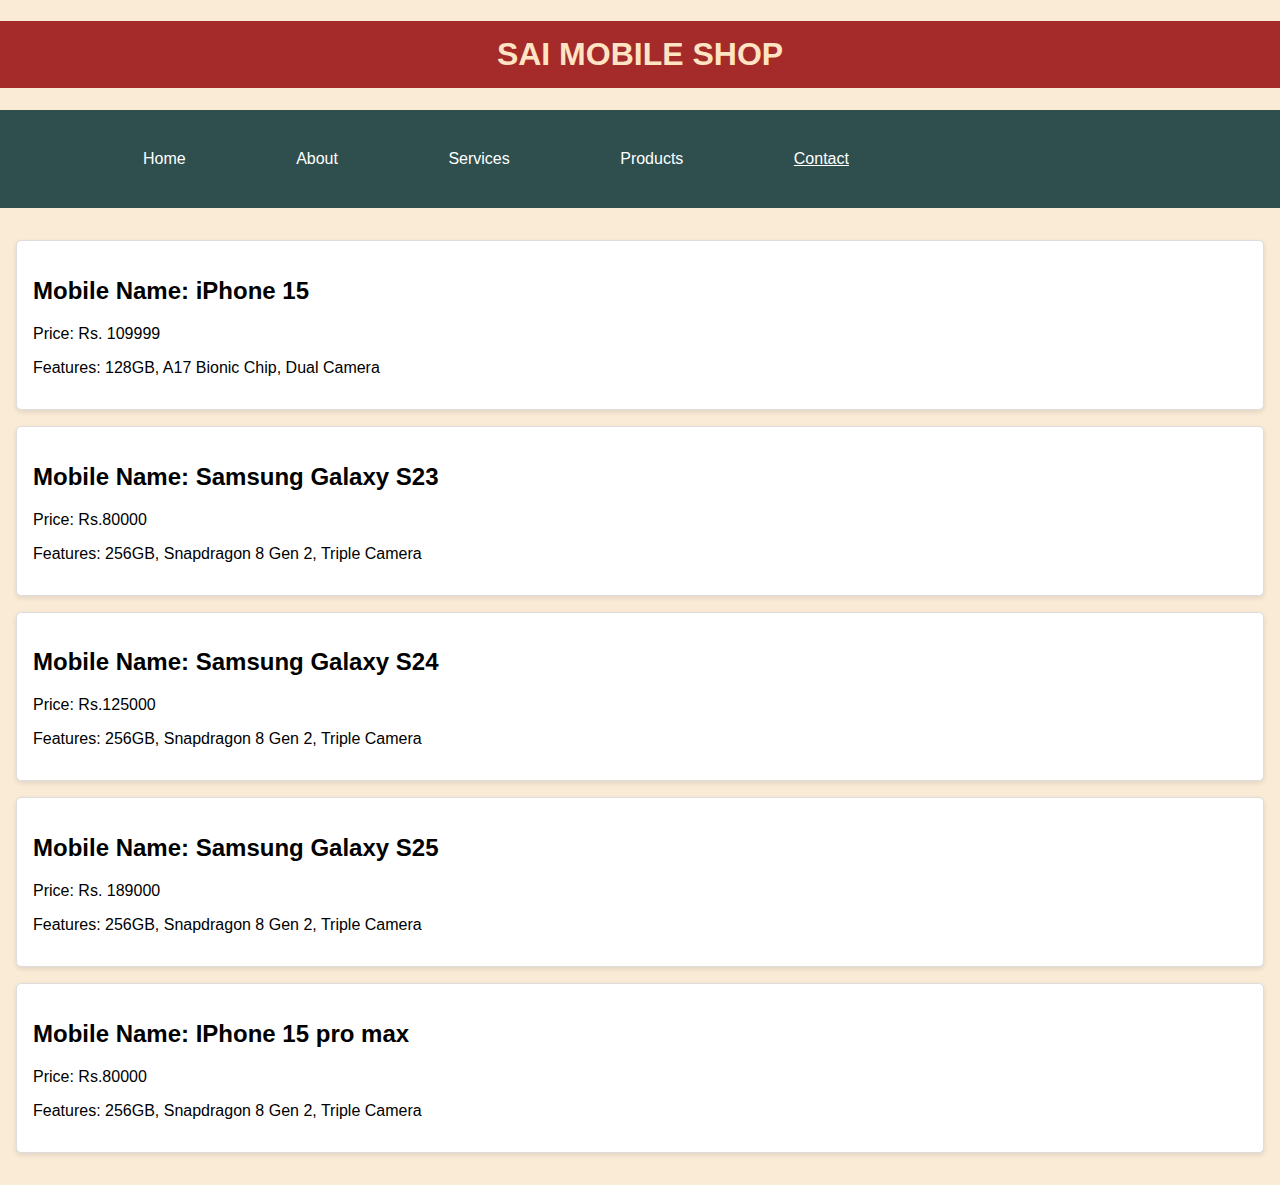
<file: WT/Assignment1/ex1/index.html>
<!DOCTYPE html>
<html lang="en">
<head>
    <meta charset="UTF-8">
    <meta name="viewport" content="width=device-width, initial-scale=1.0">
    <title>Sainath Mobile Shop</title>
    <link href="style.css" rel="stylesheet">
</head>
<body style="background-color:antiquewhite;">
    <h1 >SAI MOBILE SHOP</h1>
    <nav>
        
        <div class="collapse navbar-collapse" id="navbarCollapse">
            <div class="navbar">
                <a class="nav-item">Home</a>
                <a class="nav-item">About</a>
                <a class="nav-item">Services</a>
                <a class="nav-item">Products</a>
                <a href="C:\Users\swaru\Desktop\WT\Assingment1\ex1\contact.html" class="nav-item">Contact</a>
            </div>
        </div>
    </nav>
    
    <main>
        <div class="mobile-card">
            <h2>Mobile Name: iPhone 15</h2>
            <p>Price: Rs. 109999</p>
            <p>Features: 128GB, A17 Bionic Chip, Dual Camera</p>
        </div>
        <div class="mobile-card">
            <h2>Mobile Name: Samsung Galaxy S23</h2>
            <p>Price: Rs.80000</p>
            <p>Features: 256GB, Snapdragon 8 Gen 2, Triple Camera</p>
        </div>
        <div class="mobile-card">
            <h2>Mobile Name: Samsung Galaxy S24</h2>
            <p>Price: Rs.125000</p>
            <p>Features: 256GB, Snapdragon 8 Gen 2, Triple Camera</p>
        </div>
        <div class="mobile-card">
            <h2>Mobile Name: Samsung Galaxy S25</h2>
            <p>Price: Rs. 189000</p>
            <p>Features: 256GB, Snapdragon 8 Gen 2, Triple Camera</p>
        </div>
        <div class="mobile-card">
            <h2>Mobile Name: IPhone 15 pro max</h2>
            <p>Price: Rs.80000</p>
            <p>Features: 256GB, Snapdragon 8 Gen 2, Triple Camera</p>
        </div>
    </main>
    
</body>
</html>
</file>
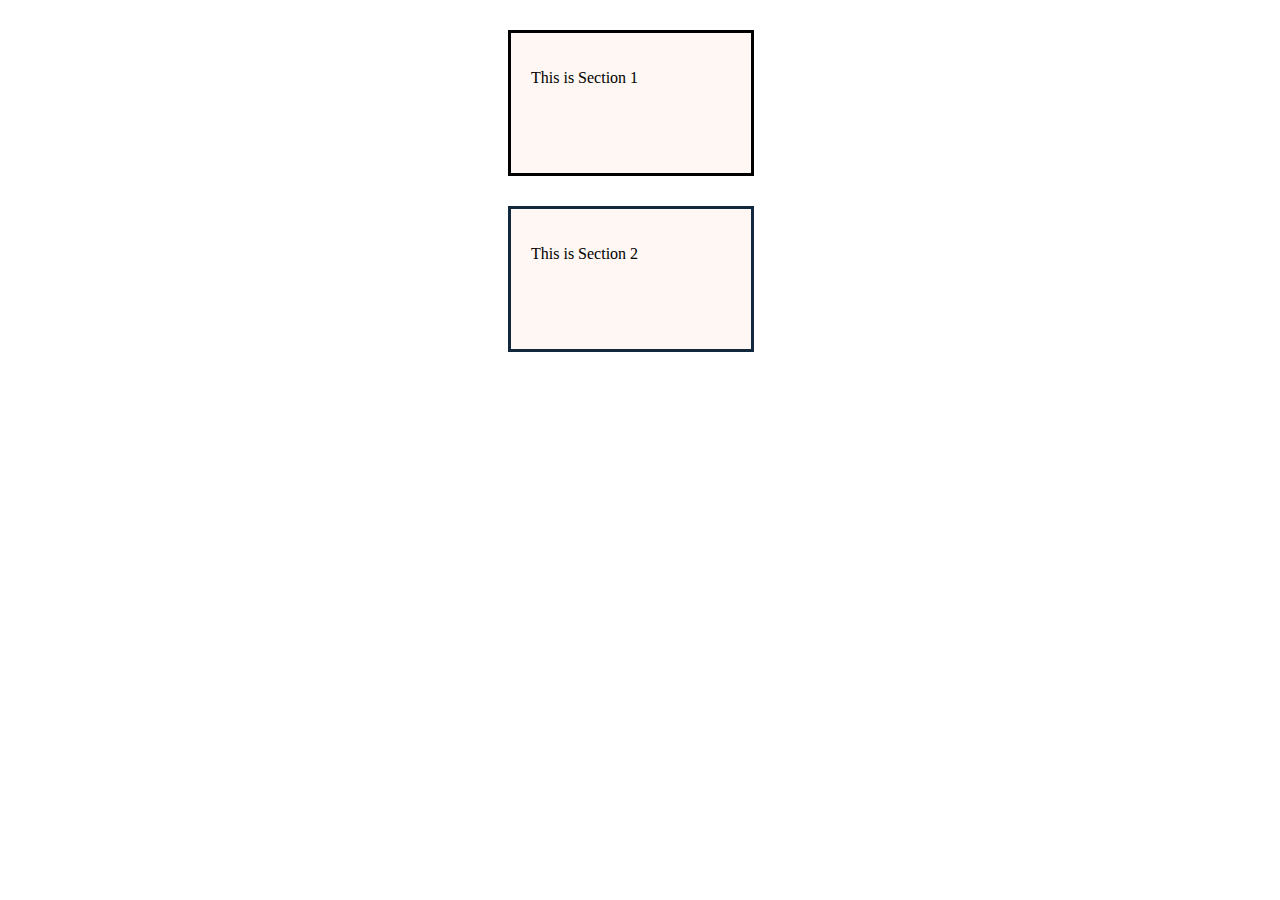
<file: WT/Assignment2/home.html>
<!DOCTYPE html>
<html lang="en">
<head>
    <meta charset="UTF-8">
    <meta name="viewport" content="width=device-width, initial-scale=1.0">
    <title>Document</title>
    <link rel="stylesheet" href="style.css">
</head>
<body>
    <section id="sec1">
        <p>
            This is Section 1
        </p>

    </section>

    <section id="sec2">
        <p>
            This is Section 2
        </p>
    </section>
</body>
</html>
</file>
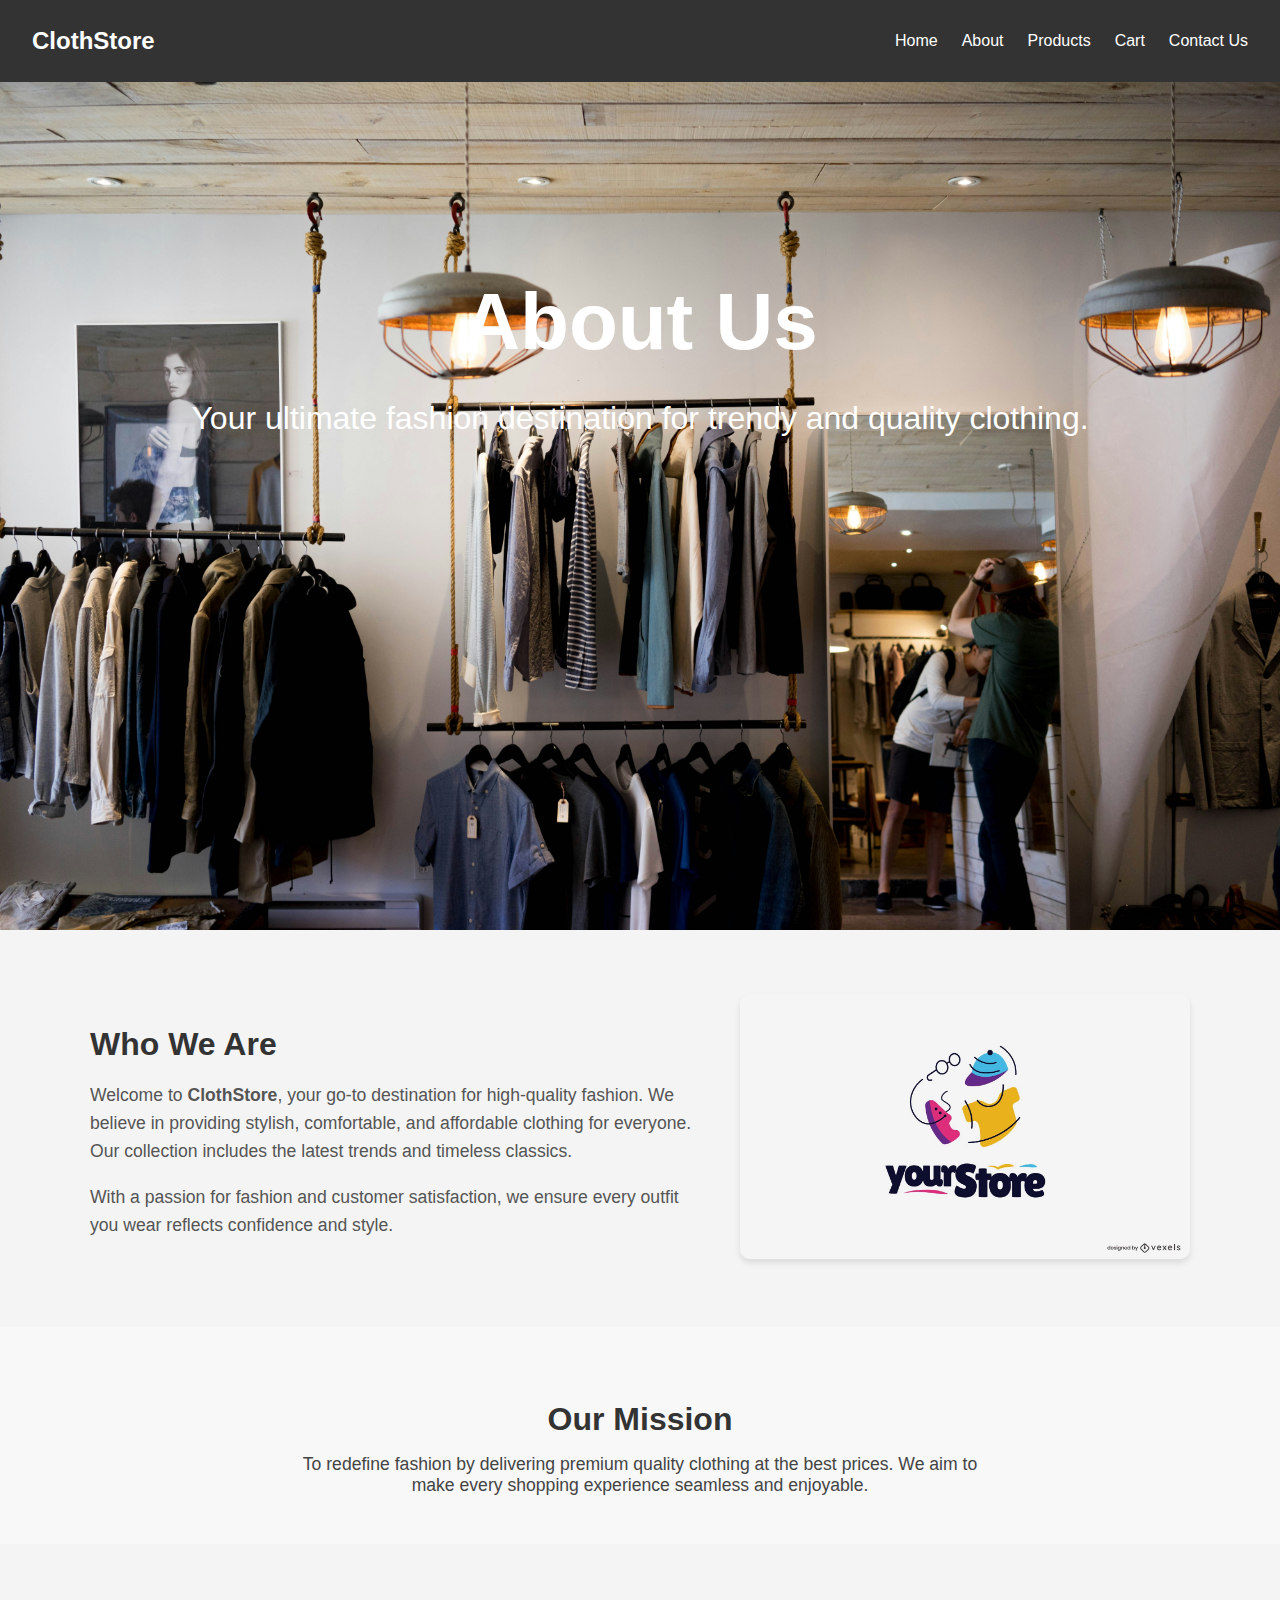
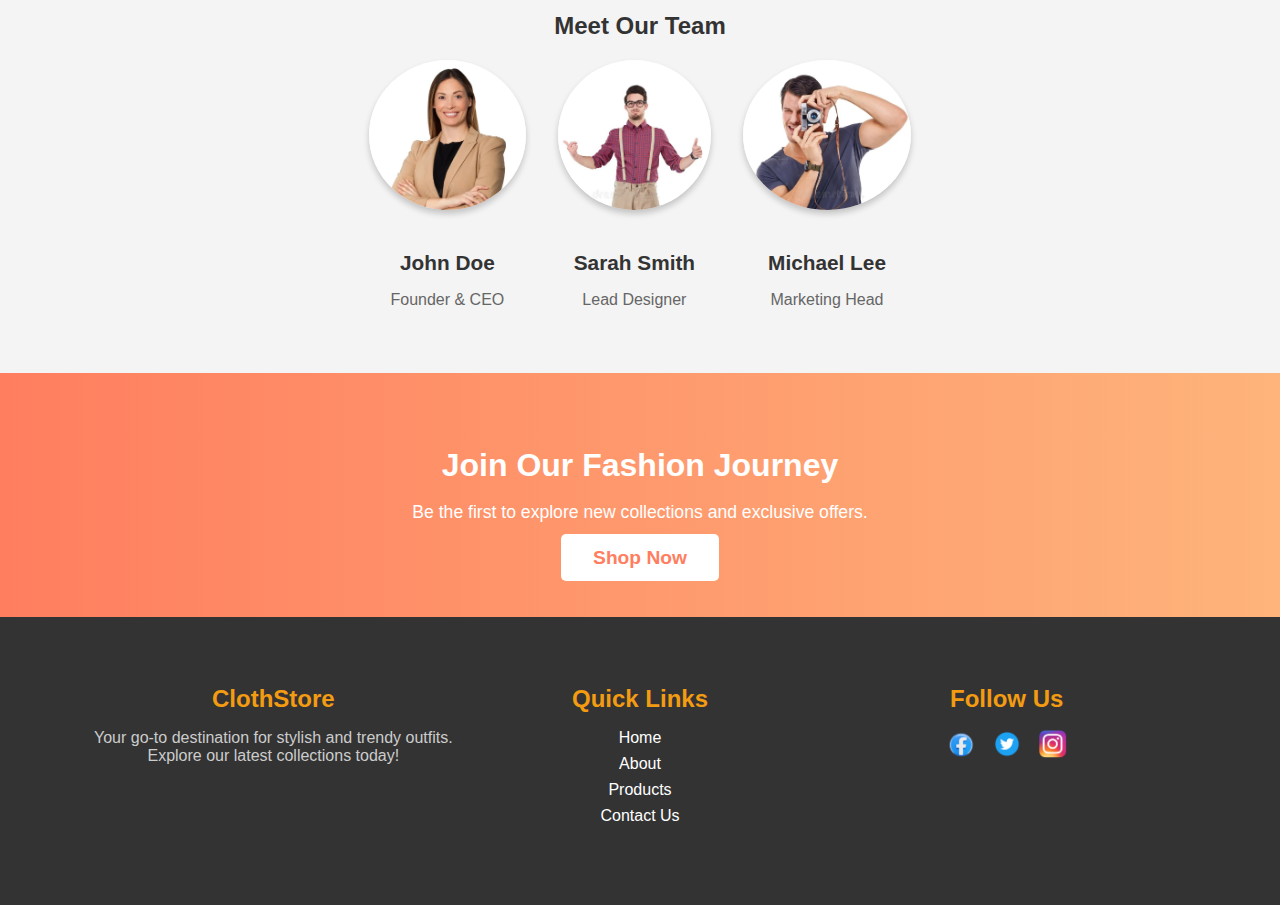
<file: WT/Assignment1/Cloths center/about.html>
<!DOCTYPE html>
<html lang="en">
<head>
    <meta charset="UTF-8">
    <meta name="viewport" content="width=device-width, initial-scale=1.0">
    <title>About Us - Cloth Store</title>
    <link rel="stylesheet" href="style.css">
</head>
<body>
    <nav class="navbar">
        <div class="logo">ClothStore</div>
        <ul class="nav-links">
            <li><a href="index.html">Home</a></li>
            <li><a href="about.html">About</a></li>
            <li><a href="products.html">Products</a></li>
            <li><a href="cart.html">Cart</a></li>
            <li><a href="contact.html">Contact Us</a></li>
        </ul>
    </nav>

    <header class="about-header">
        <h1>About Us</h1>
        <p>Your ultimate fashion destination for trendy and quality clothing.</p>
    </header>

    <section class="about-content">
        <div class="about-text">
            <h2>Who We Are</h2>
            <p>Welcome to <strong>ClothStore</strong>, your go-to destination for high-quality fashion. We believe in providing stylish, comfortable, and affordable clothing for everyone. Our collection includes the latest trends and timeless classics.</p>
            <p>With a passion for fashion and customer satisfaction, we ensure every outfit you wear reflects confidence and style.</p>
        </div>
        <div class="about-image">
            <img src="img/logo.webp" alt="Fashion Store">
        </div>
    </section>

    <section class="mission">
        <h2>Our Mission</h2>
        <p>To redefine fashion by delivering premium quality clothing at the best prices. We aim to make every shopping experience seamless and enjoyable.</p>
    </section>

    <section class="team">
        <h2>Meet Our Team</h2>
        <div class="team-container">
            <div class="team-member">
                <img src="img/FC.jpg" alt="Founder">
                <h3>John Doe</h3>
                <p>Founder & CEO</p>
            </div>
            <div class="team-member">
                <img src="img/LD.jpg" alt="Designer">
                <h3>Sarah Smith</h3>
                <p>Lead Designer</p>
            </div>
            <div class="team-member">
                <img src="img/MH.jpg" alt="Marketing Head">
                <h3>Michael Lee</h3>
                <p>Marketing Head</p>
            </div>
        </div>
    </section>

    <section class="cta">
        <h2>Join Our Fashion Journey</h2>
        <p>Be the first to explore new collections and exclusive offers.</p>
        <a href="products.html" class="btn">Shop Now</a>
    </section>

    <!-- <div id="footer-placeholder"></div>
    <script>
        fetch("footer.html")
            .then(response => response.text())
            .then(data => document.getElementById("footer-placeholder").innerHTML = data);
    </script> -->
    <!-- footer.html -->
    <footer class="footer">
        <div class="footer-container">
            <div class="footer-section about">
                <h2>ClothStore</h2>
                <p>Your go-to destination for stylish and trendy outfits.
                    Explore our latest collections today!</p>
            </div>

            <div class="footer-section quick-links">
                <h2>Quick Links</h2>
                <ul>
                    <li><a href="index.html">Home</a></li>
                    <li><a href="about.html">About</a></li>
                    <li><a href="products.html">Products</a></li>
                    <li><a href="contact.html">Contact Us</a></li>
                </ul>
            </div>

            <div class="footer-section social">
                <h2>Follow Us</h2>
                <div class="social-icons">
                    <a href="#"><img src="img/facebook.png"
                            alt="Facebook"></a>
                    <a href="#"><img src="img/tweeter.png"
                            alt="Twitter"></a>
                    <a href="#"><img src="img/insta.png"
                            alt="Instagram"></a>
                </div>
            </div>
        </div>
    </footer>
</body>
</html>
</file>
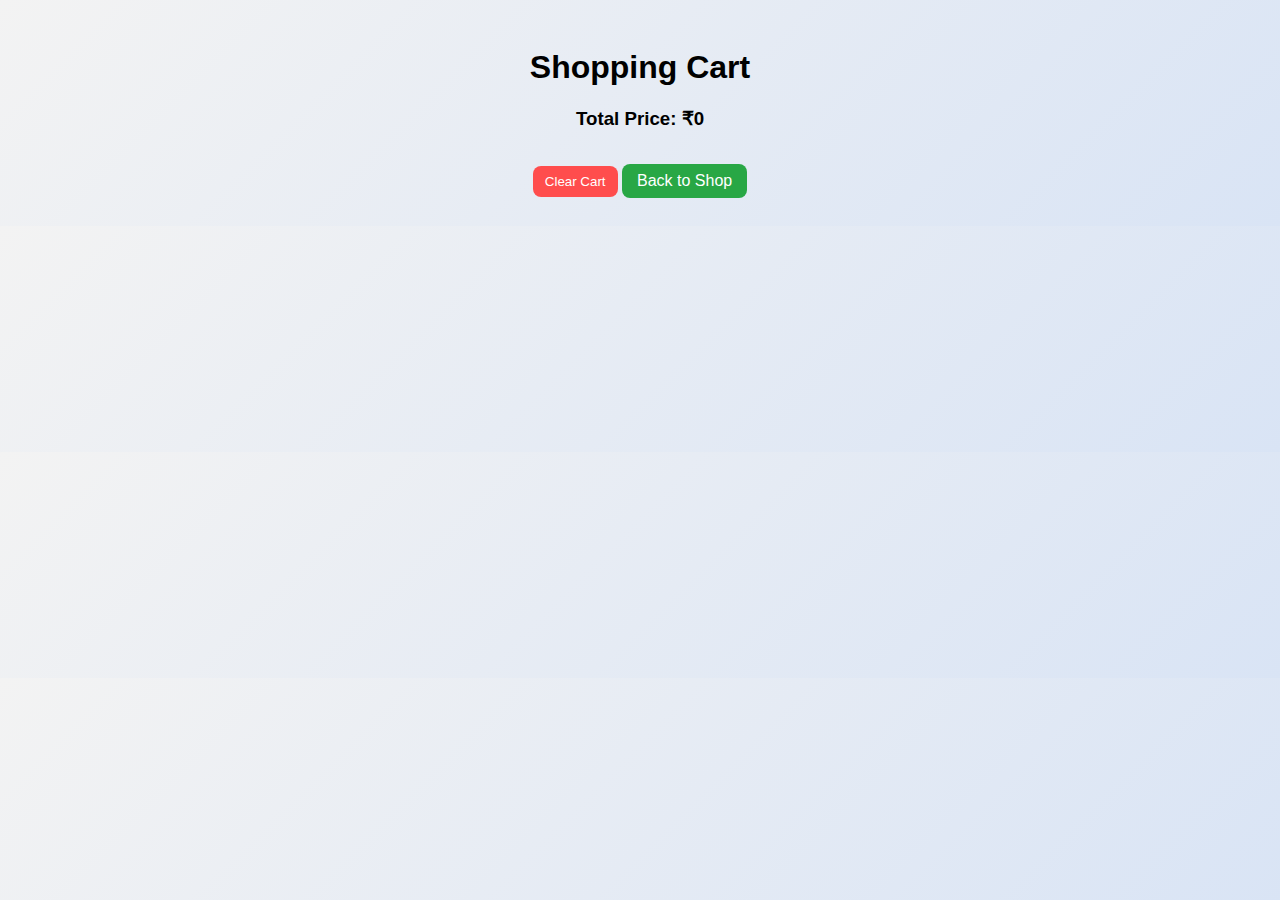
<file: WT/Assignment1/Cloths center/cart.html>
<!DOCTYPE html>
<html lang="en">
    <head>
        <meta charset="UTF-8">
        <meta name="viewport" content="width=device-width, initial-scale=1.0">
        <title>Shopping Cart</title>
        <style>
            /* General Styles */
/* General Styles */
body {
    font-family: Arial, sans-serif;
    background: linear-gradient(135deg, #f3f3f3, #d9e4f5);
    text-align: center;
    padding: 20px;
}

/* Product List */
#product-list {
    display: flex;
    justify-content: center;
    gap: 20px;
    flex-wrap: wrap;
}

/* Product Card */
.product, .cart-item {
    background: white;
    border-radius: 12px;
    box-shadow: 0px 4px 8px rgba(0, 0, 0, 0.2);
    padding: 15px;
    margin: 10px;
    width: 250px;
    text-align: center;
}

.product img, .cart-item img {
    width: 100%;
    height: 150px;
    border-radius: 8px;
}

/* Cart Item */
.cart-item {
    display: flex;
    align-items: center;
    justify-content: space-between;
    padding: 10px;
}

.cart-details {
    text-align: left;
    padding-left: 10px;
}

button {
    background: #ff4d4d;
    border: none;
    padding: 8px 12px;
    border-radius: 8px;
    color: white;
    cursor: pointer;
    transition: background 0.3s;
}

button:hover {
    background: #cc0000;
}

a {
    display: inline-block;
    margin-top: 15px;
    padding: 8px 15px;
    background: #28a745;
    color: white;
    text-decoration: none;
    border-radius: 8px;
    transition: background 0.3s;
}

a:hover {
    background: #218838;
}


        </style>
    </head>
    <body>

        <h1>Shopping Cart</h1>
        <div id="cart-items"></div>
        <h3>Total Price: ₹<span id="total-price">0</span></h3>
        <button onclick="clearCart()">Clear Cart</button>

        <a href="products.html">Back to Shop</a>

        <script>
            function displayCart() {
                let cart = JSON.parse(localStorage.getItem("cart")) || [];
                let cartItemsDiv = document.getElementById("cart-items");
                let totalPrice = 0;
        
                cartItemsDiv.innerHTML = "";
        
                cart.forEach((item, index) => {
                    cartItemsDiv.innerHTML += `
                        <div class="cart-item">
                            <img src="${item.image}" alt="${item.name}">
                            <div class="cart-details">
                                <p><strong>${item.name}</strong></p>
                                <p>₹${item.price}</p>
                                <button onclick="removeFromCart(${index})">Remove</button>
                            </div>
                        </div>
                    `;
                    totalPrice += item.price;
                });
        
                document.getElementById("total-price").innerText = totalPrice;
            }
        
            function removeFromCart(index) {
                let cart = JSON.parse(localStorage.getItem("cart")) || [];
                cart.splice(index, 1);
                localStorage.setItem("cart", JSON.stringify(cart));
                displayCart();
            }
        
            function clearCart() {
                localStorage.removeItem("cart");
                displayCart();
            }
        
            if (window.location.pathname.includes("cart.html")) {
                displayCart();
            }
        </script>

    </body>
</html>
</file>
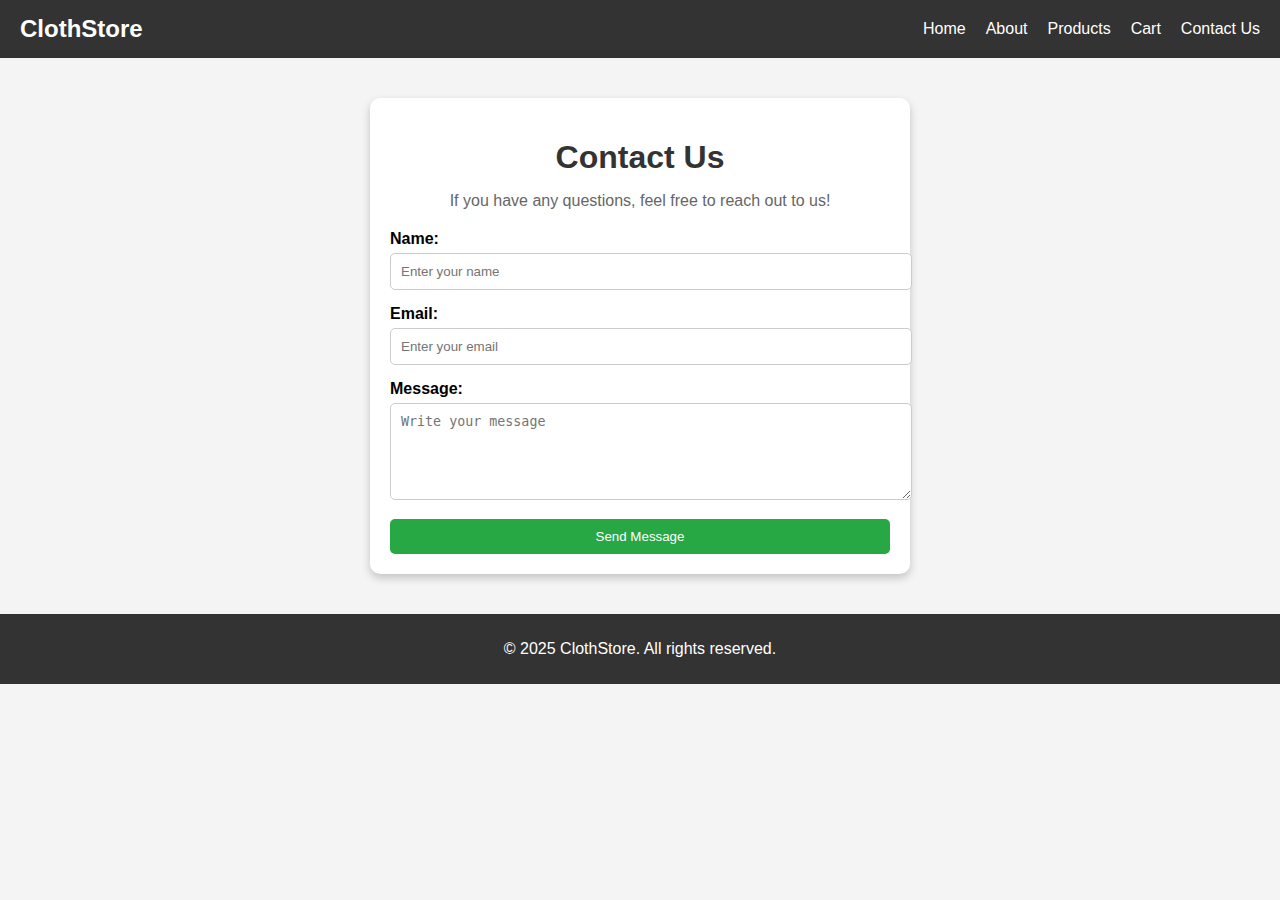
<file: WT/Assignment1/Cloths center/contact.html>
<!DOCTYPE html>
<html lang="en">
<head>
    <meta charset="UTF-8">
    <meta name="viewport" content="width=device-width, initial-scale=1.0">
    <title>Contact Us</title>
</head>
<body style="margin: 0; font-family: Arial, sans-serif; background: #f4f4f4; text-align: center;">

    <!-- Navbar -->
    <nav style="display: flex; justify-content: space-between; align-items: center; padding: 15px 20px; background: #333; color: white;">
        <div style="font-size: 24px; font-weight: bold;">ClothStore</div>
        <ul style="list-style: none; display: flex; gap: 20px; padding: 0; margin: 0;">
            <li style="display: inline;"><a href="index.html" style="color: white; text-decoration: none;">Home</a></li>
            <li style="display: inline;"><a href="about.html" style="color: white; text-decoration: none;">About</a></li>
            <li style="display: inline;"><a href="products.html" style="color: white; text-decoration: none;">Products</a></li>
            <li style="display: inline;"><a href="cart.html" style="color: white; text-decoration: none;">Cart</a></li>
            <li style="display: inline;"><a href="contact.html" style="color: white; text-decoration: none;">Contact Us</a></li>
        </ul>
    </nav>

    <!-- Contact Form Section -->
    <section style="padding: 40px 20px;">
        <div style="max-width: 500px; margin: auto; background: white; padding: 20px; border-radius: 10px; box-shadow: 0px 4px 8px rgba(0, 0, 0, 0.2);">
            <h1 style="margin-bottom: 10px; color: #333;">Contact Us</h1>
            <p style="margin-bottom: 20px; color: #666;">If you have any questions, feel free to reach out to us!</p>
            <form>
                <div style="margin-bottom: 15px; text-align: left;">
                    <label for="name" style="font-weight: bold; display: block; margin-bottom: 5px;">Name:</label>
                    <input type="text" id="name" name="name" placeholder="Enter your name" required 
                           style="width: 100%; padding: 10px; border: 1px solid #ccc; border-radius: 5px;">
                </div>

                <div style="margin-bottom: 15px; text-align: left;">
                    <label for="email" style="font-weight: bold; display: block; margin-bottom: 5px;">Email:</label>
                    <input type="email" id="email" name="email" placeholder="Enter your email" required 
                           style="width: 100%; padding: 10px; border: 1px solid #ccc; border-radius: 5px;">
                </div>

                <div style="margin-bottom: 15px; text-align: left;">
                    <label for="message" style="font-weight: bold; display: block; margin-bottom: 5px;">Message:</label>
                    <textarea id="message" name="message" rows="5" placeholder="Write your message" required 
                              style="width: 100%; padding: 10px; border: 1px solid #ccc; border-radius: 5px;"></textarea>
                </div>

                <button type="submit" style="width: 100%; padding: 10px; background: #28a745; color: white; border: none; border-radius: 5px; cursor: pointer;">
                    Send Message
                </button>
            </form>
        </div>
    </section>

    <!-- Footer -->
    <footer style="background: #333; color: white; padding: 10px 0; position: relative; bottom: 0; width: 100%;">
        <p>&copy; 2025 ClothStore. All rights reserved.</p>
    </footer>

</body>
</html>
</file>
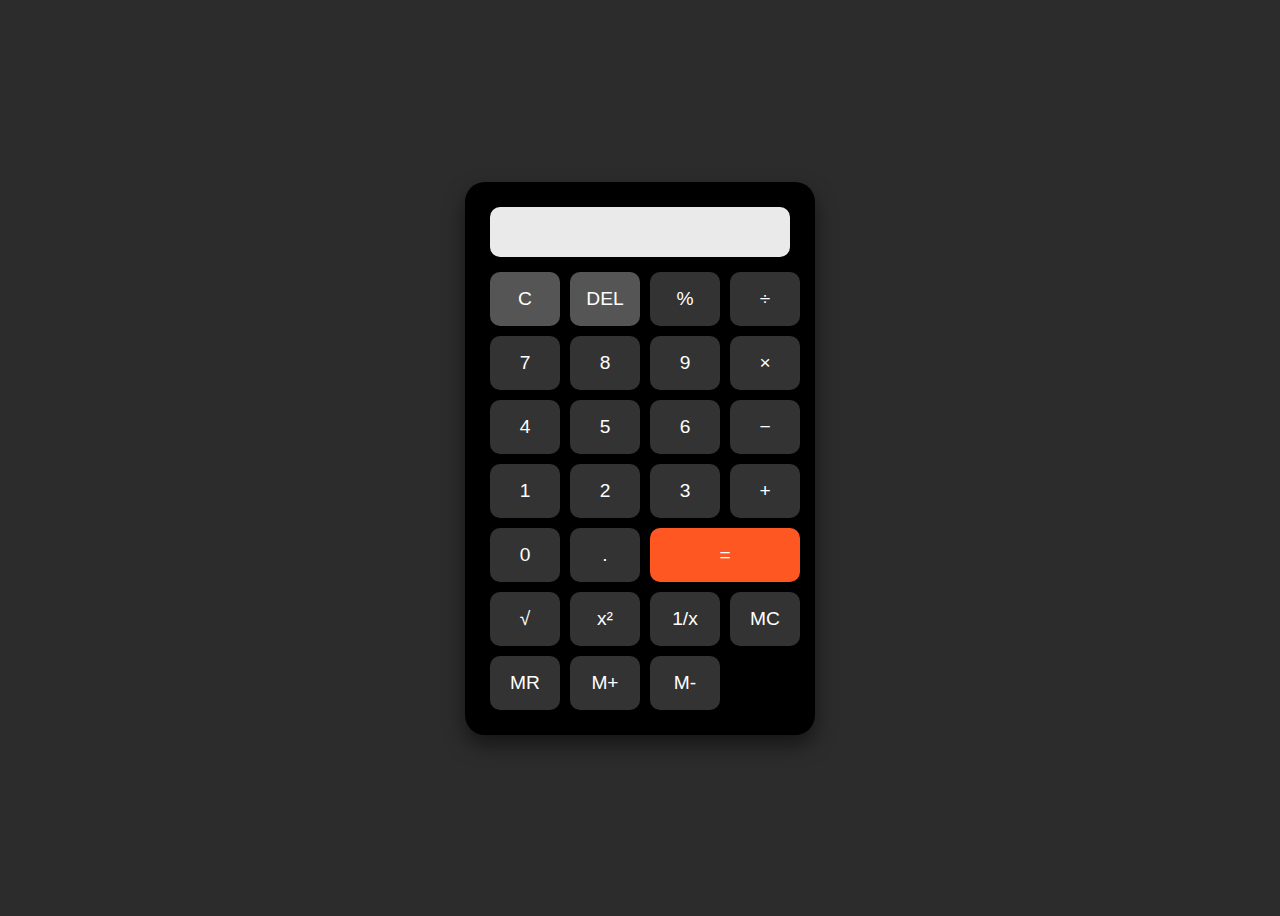
<file: WT/Assignment3/Task1/calculator.html>
<!DOCTYPE html>
<html lang="en">
<head>
    <meta charset="UTF-8">
    <meta name="viewport" content="width=device-width, initial-scale=1.0">
    <title>Advanced Calculator</title>
    <link rel="stylesheet" href="calculator.css">
</head>
<body>
    <div class="calculator">
        <input type="text" id="display" readonly>
        <div class="buttons">
            <button onclick="clearDisplay()" class="function">C</button>
            <button onclick="deleteLast()" class="function">DEL</button>
            <button onclick="appendValue('%')">%</button>
            <button onclick="appendValue('/')">÷</button>
            
            <button onclick="appendValue('7')">7</button>
            <button onclick="appendValue('8')">8</button>
            <button onclick="appendValue('9')">9</button>
            <button onclick="appendValue('*')">×</button>

            <button onclick="appendValue('4')">4</button>
            <button onclick="appendValue('5')">5</button>
            <button onclick="appendValue('6')">6</button>
            <button onclick="appendValue('-')">−</button>

            <button onclick="appendValue('1')">1</button>
            <button onclick="appendValue('2')">2</button>
            <button onclick="appendValue('3')">3</button>
            <button onclick="appendValue('+')">+</button>

            <button onclick="appendValue('0')">0</button>
            <button onclick="appendValue('.')">.</button>
            <button onclick="calculateResult()" class="equals">=</button>
            <button onclick="calculateSquareRoot()">√</button>
            
            <button onclick="calculateSquare()">x²</button>
            <button onclick="calculateReciprocal()">1/x</button>
            <button onclick="memoryClear()">MC</button>
            <button onclick="memoryRecall()">MR</button>
            <button onclick="memoryAdd()">M+</button>
            <button onclick="memorySubtract()">M-</button>
        </div>
    </div>
    <script src="calculator.js"></script>
</body>
</html>
</file>
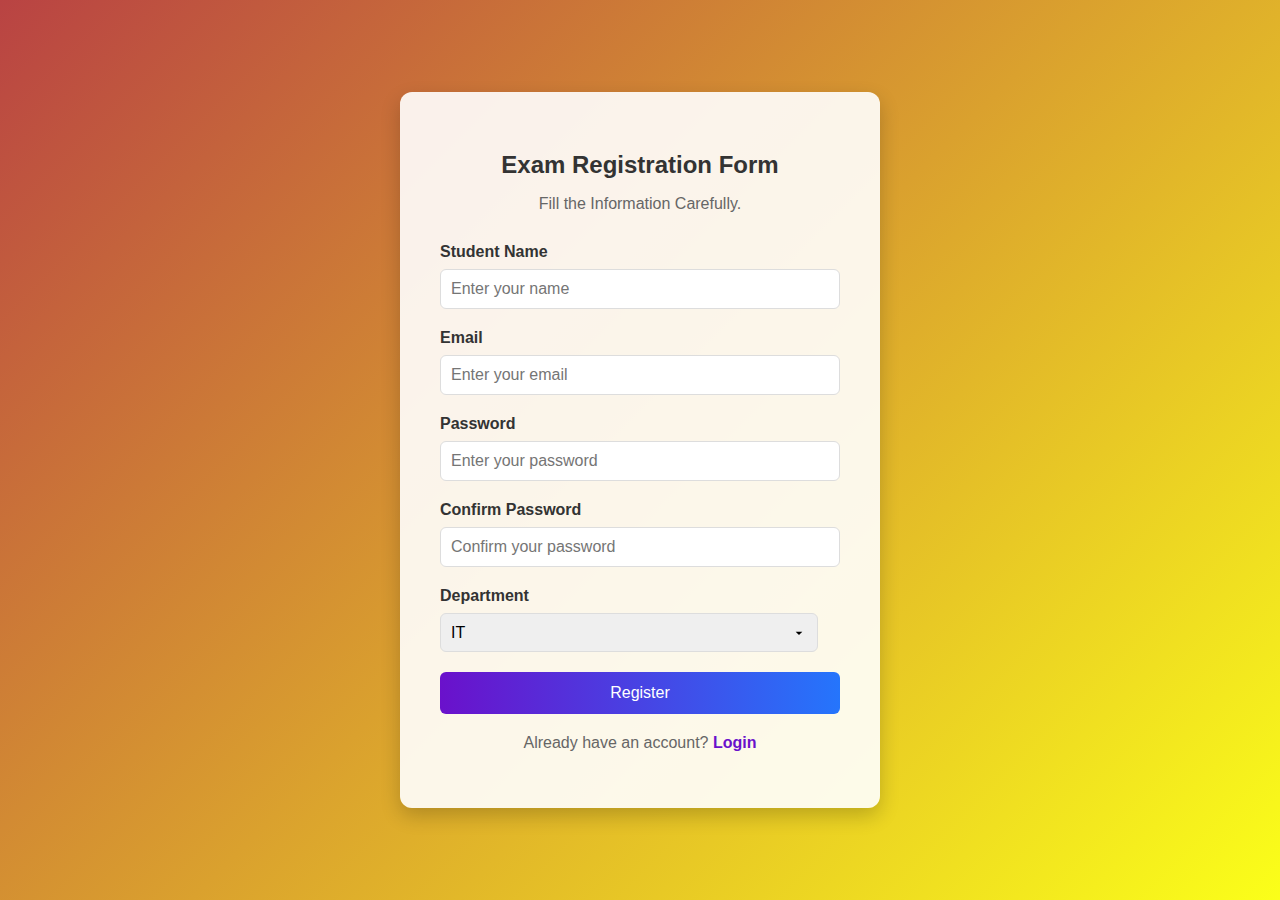
<file: WT/Assignment3/Task2/from.html>
<!DOCTYPE html>
<html lang="en">
<head>
    <meta charset="UTF-8">
    <meta name="viewport" content="width=device-width, initial-scale=1.0">
    <title>Unique Registration Form</title>
    <link rel="stylesheet" href="style.css">
    <script src="form.js"></script>
</head>
<body>
    <div class="registration-container">
        <div class="form-header">
            <h2>Exam Registration Form</h2>
            <p>Fill the Information Carefully.</p>
        </div>
        <form class="registration-form">
            <div class="form-group">
                <label for="username">Student Name</label>
                <input type="text" id="username" name="username" placeholder="Enter your name" required>
            </div>
            <div class="form-group">
                <label for="email">Email</label>
                <input type="email" id="email" name="email" placeholder="Enter your email" required>
            </div>
            <div class="form-group">
                <label for="password">Password</label>
                <input type="password" id="password" name="password" placeholder="Enter your password" required>
            </div>
            <div class="form-group">
                <label for="confirm-password">Confirm Password</label>
                <input type="password" id="confirm-password" name="confirm-password" placeholder="Confirm your password" required>
            </div>
            <div class="form-group">
              <label for="department">Department</label>
              <select id="department" name="department">
                <option value="it">IT</option>
                <option value="cs">CS</option>
                <option value="ece">ECE</option>
                <option value="other">Other</option>
              </select>
            </div>

            <button type="submit" class="register-button">Register</button>
        </form>
        <div class="form-footer">
            <p>Already have an account? <a href="#">Login</a></p>
        </div>
    </div>
</body>
</html>
</file>
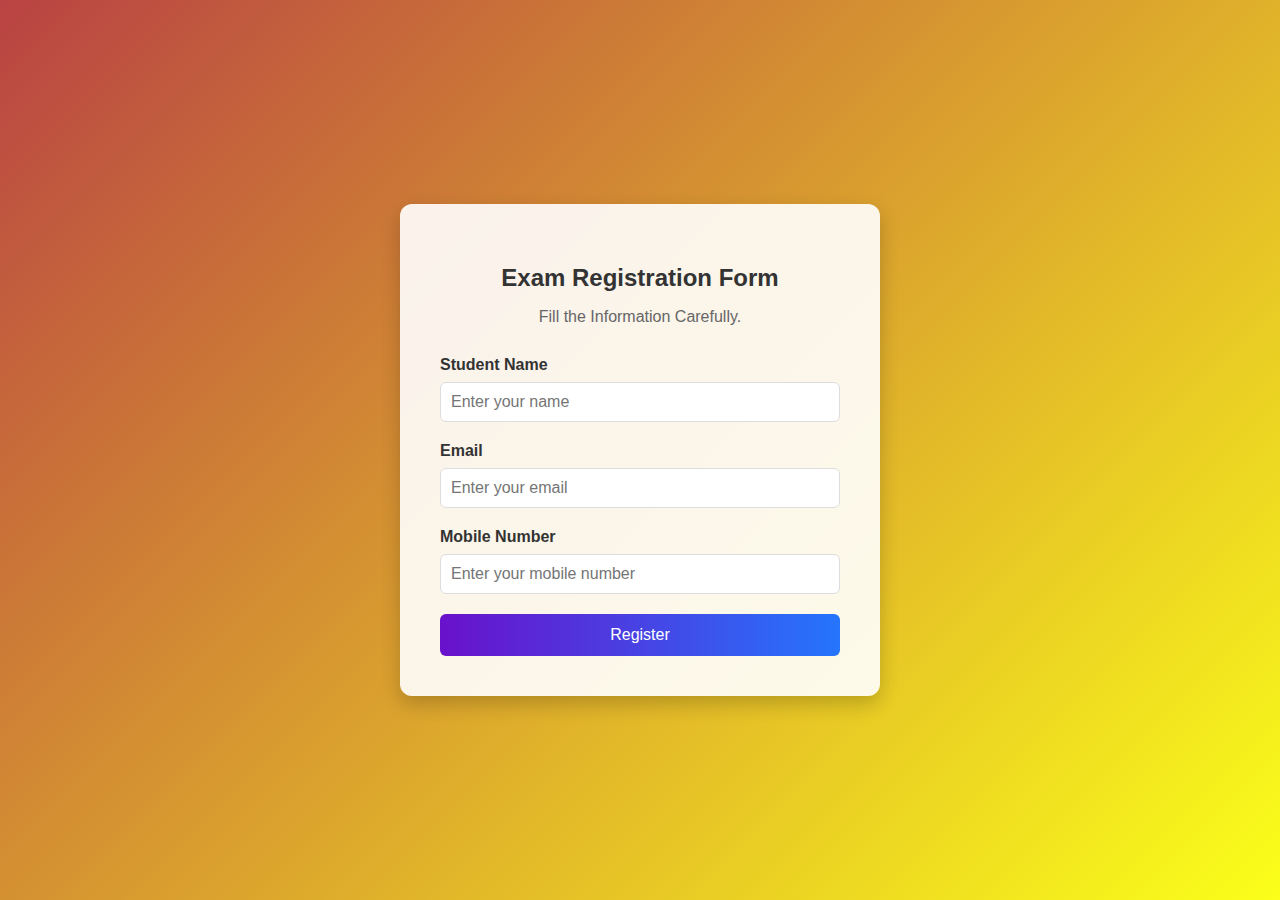
<file: WT/Assignment3/Task2/from1.html>
<!DOCTYPE html>
<html lang="en">
<head>
    <meta charset="UTF-8">
    <meta name="viewport" content="width=device-width, initial-scale=1.0">
    <title>Unique Registration Form</title>
    <link rel="stylesheet" href="style.css">
    <script src="form.js"></script>
</head>
<body>
    <div class="registration-container">
        <div class="form-header">
            <h2>Exam Registration Form</h2>
            <p>Fill the Information Carefully.</p>
        </div>
        <form class="registration-form" action="insert.php" method="POST">
            <div class="form-group">
                <label for="username">Student Name</label>
                <input type="text" id="username" name="username" placeholder="Enter your name" required>
            </div>
            <div class="form-group">
                <label for="email">Email</label>
                <input type="email" id="email" name="email" placeholder="Enter your email" required>
            </div>
            <div class="form-group">
                <label for="mobile">Mobile Number</label>
                <input type="tel" id="mobile" name="mobile" placeholder="Enter your mobile number" pattern="[0-9]{10}" maxlength="10" required>
                <span id="mobile-error" style="color: red;"></span>
            </div>
        
            <button type="submit" class="register-button">Register</button>
        </form>
        
    </div>
</body>
</html>
</file>
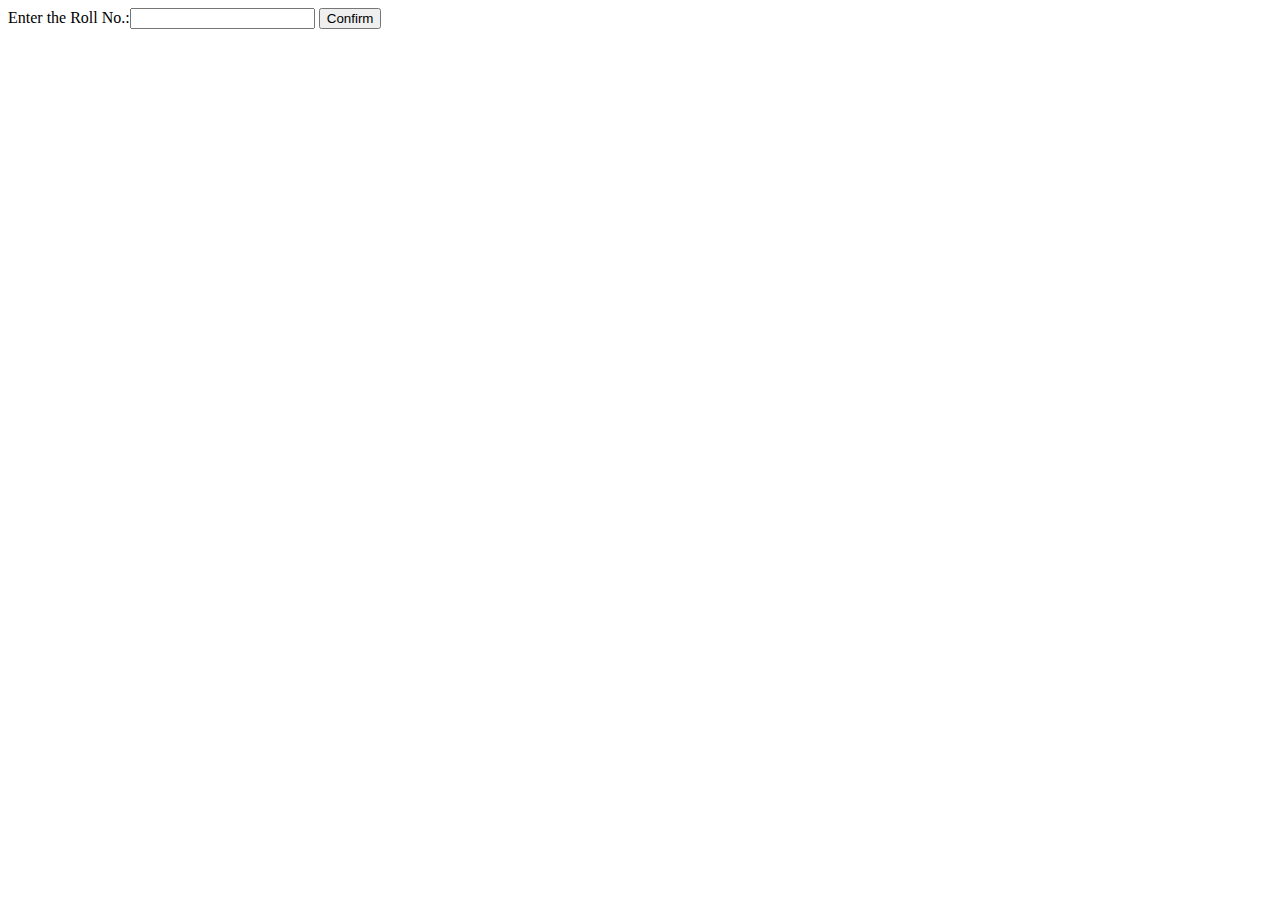
<file: WT/Assignment5/WT assignment_5/delete.html>
<html>
    <body>
        <form action="delete.php" method="post">
            Enter the Roll No.:<input type="text" name="t1" value=""/>
            <input type="submit" name="b1" value="Confirm"/>
        </form>
    </body>
    </html>
</file>
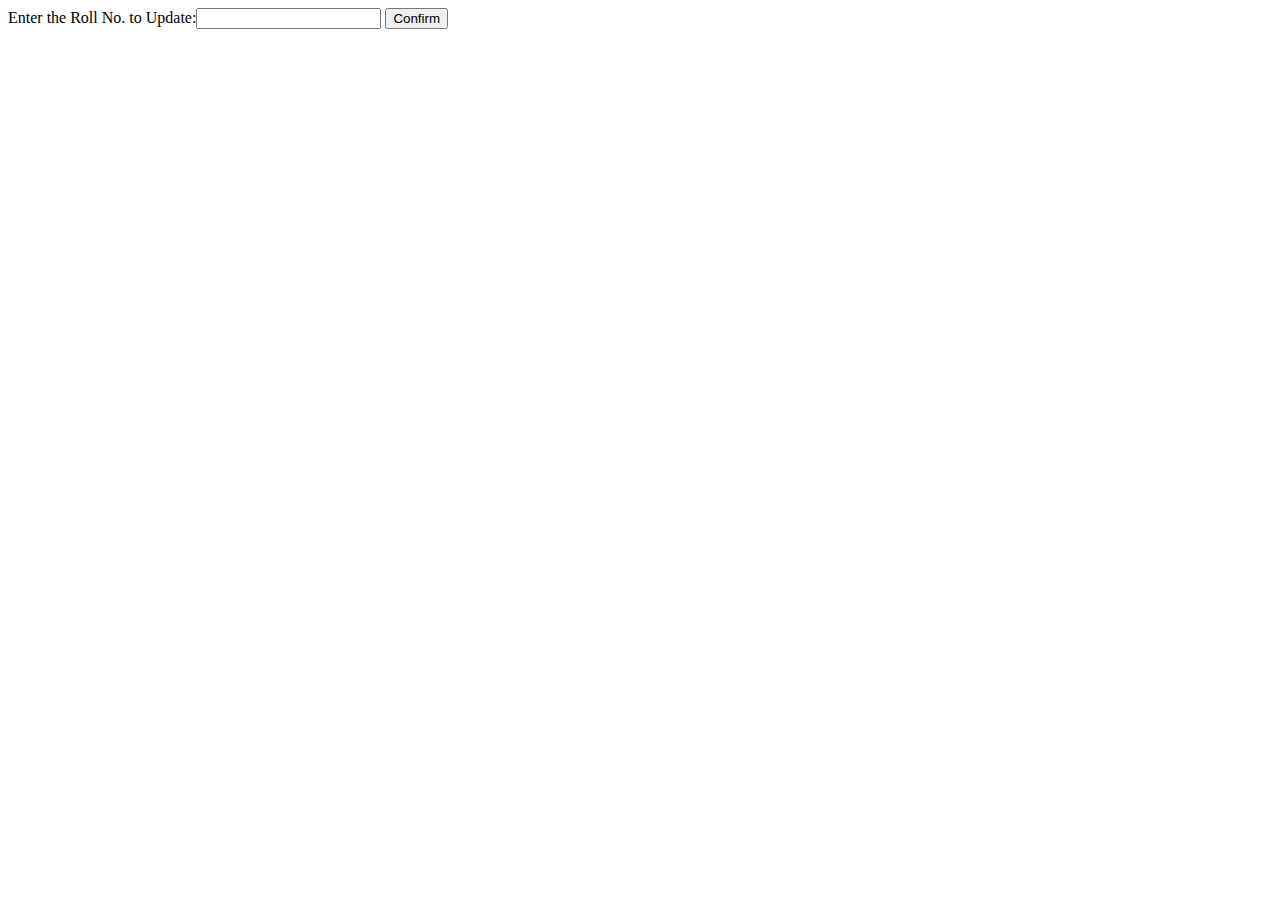
<file: WT/Assignment5/WT assignment_5/update.html>
<html>
    <body>
        <form action="update.php" method="post">
            Enter the Roll No. to Update:<input type="text" name="t1" value=""/>
            <input type="submit" name="b1" value="Confirm"/>
        </form>
    </body>
    </html>
</file>
<file: WT/Assignment1/ex1/style.css>
.navbar{
    padding: 40px;
    background-color:darkslategrey;
    align-items:center;
    position: relative;
    

}
nav a{
    color: white;
    padding: 3px;
    margin-left: 100px;
}

.nav_item{
    padding:  20px;
    margin-inline: 20px;
    color: white;
    
}

h1{
    text-align:center;
    color:bisque;
    background-color: brown;
    padding: 15px;
}


body {
    font-family: Arial, sans-serif;
    margin: 0;
    padding: 0;
    background-color: #f4f4f9;
}
header {
    background-color: #007bff;
    color: white;
    padding: 1rem;
    text-align: center;
}
main {
    padding: 1rem;
}
.mobile-card {
    border: 1px solid #ddd;
    border-radius: 5px;
    margin: 1rem 0;
    padding: 1rem;
    background-color: white;
    box-shadow: 0 2px 5px rgba(0, 0, 0, 0.1);
}

.form {
    width: 350px;
    margin:auto;
    background-color: #fff;
    padding: 20px;
    border-radius: 10px;
    box-shadow: 0  5px 10px red;
}

.form input, .form textarea {
    width: 95%;
    padding: 10px;
    margin: 10px 0;
    border-radius: 5px;
    border: 1px solid red;
    font-family: 'Franklin Gothic Medium', 'Arial Narrow', Arial, sans-serif;
}

.form button {
    background-color: rgb(250, 136, 61);
    color: white;
    border: none;
    padding: 10px 15px;
    border-radius: 5px;
    cursor: pointer;
    width: 99%;
}

.form button:hover {
    background-color: rgb(126, 42, 9);
}
</file>
<file: WT/Assignment2/style.css>
#sec1{
    height: 100px;
    width: 200px;
    padding: 20px;
    background-color: rgba(241, 107, 29, 0.055);
    margin: 30px;
    margin-left: 500px;
    border: solid;
}

#sec2{
    height: 100px;
    width: 200px;
    padding: 20px;
    background-color: rgba(241, 107, 29, 0.055);
    margin: 30px;
    margin-left: 500px;
    border: solid;
    border-color: rgb(18, 41, 61);
    box-shadow: 2 5 10 black;
}
</file>
<file: WT/Assignment1/Cloths center/style.css>
/* style.css */
body {
    margin: 0;
    font-family: Arial, sans-serif;
    background-color: #f4f4f4;
    color: #333;
}

.navbar {
    display: flex;
    justify-content: space-between;
    align-items: center;
    background-color: #333;
    padding: 1rem 2rem;
}

.navbar .logo {
    color: #fff;
    font-size: 1.5rem;
    font-weight: bold;
}

.navbar .nav-links {
    list-style: none;
    display: flex;
    gap: 1.5rem;
}

.navbar .nav-links li a {
    color: #fff;
    text-decoration: none;
    font-size: 1rem;
}

.navbar .nav-links li a:hover {
    color: #f39c12;
}

.hero {
    background: url('img/back4.jpg') no-repeat center center/cover;
    height: 100vh;
    display: flex;
    align-items: center;
    justify-content: center;
    text-align: center;
    /* color: #fff; */
    padding: 0 1rem;
}

.hero-content h1 {
    font-size: 5rem;
    margin-bottom: 1rem;
    color:white;
}

.hero-content p {
    font-size: 2rem;
    margin-bottom: 1.5rem;
    color: white;
}

.hero-content .btn {
    display: inline-block;
    background: #f39c12;
    color: #fff;
    padding: 0.75rem 1.5rem;
    text-decoration: none;
    border-radius: 0.5rem;
    font-size: 1rem;
}


.featured {
    padding: 2rem;
    text-align: center;
}

.featured h2 {
    text-align: center;
    font-size: 3rem;
    font-weight: bold;
    margin-bottom: 20px;
    color: inherit; /* Ensures text color matches the theme */
    background-color: var(--header-bg-color, #f4f4f4); /* Default background color with a theme variable fallback */
    padding: 10px 20px; /* Adds padding for better spacing */
    border-radius: 8px; /* Rounded corners */
}

.categories {
    display: flex;
    justify-content: center;
    gap: 2rem;
    flex-wrap: wrap;
}

.category {
    background: #fff;
    border-radius: 0.5rem;
    overflow: hidden;
    box-shadow: 0 4px 6px rgba(0, 0, 0, 0.1);
    text-align: center;
    max-width: 300px;
    flex: 1;
    margin: 0.5rem;
}

.category img {
    width: 100%;
    height: 300px;
    object-fit: cover;
}

.category h3 {
    margin: 1rem 0;
    font-size: 1.2rem;
    color: #333;
}


/* Footer Styling */
.footer {
    background: #333;
    color: #fff;
    padding: 2rem 0;
    text-align: center;
}

.footer-container {
    display: flex;
    justify-content: space-around;
    flex-wrap: wrap;
    max-width: 1100px;
    margin: auto;
    padding: 1rem;
}

.footer-section {
    flex: 1;
    min-width: 250px;
    margin-bottom: 1rem;
}

.footer-section h2 {
    font-size: 1.5rem;
    margin-bottom: 1rem;
    color: #f39c12;
}

.footer-section p, .footer-section ul {
    font-size: 1rem;
    color: #ccc;
}

.footer-section ul {
    list-style: none;
    padding: 0;
}

.footer-section ul li {
    margin: 0.5rem 0;
}

.footer-section ul li a {
    color: #fff;
    text-decoration: none;
    transition: color 0.3s ease;
}

.footer-section ul li a:hover {
    color: #f39c12;
}

/* Social Icons */
.social-icons {
    display: flex;
    justify-content: center;
    gap: 1rem;
    margin-top: 1rem;
}

.social-icons a img {
    width: 30px;
    height: 30px;
    transition: transform 0.3s ease;
}

.social-icons a img:hover {
    transform: scale(1.2);
}

/* Footer Bottom */
.footer-bottom {
    margin-top: 1rem;
    font-size: 0.9rem;
    border-top: 1px solid #444;
    padding-top: 1rem;
}

/* About Page Styling */
.about-header {
    text-align: center;
    background: url('img/back4.jpg') center/cover no-repeat;
    padding: 4rem 1rem;
    height: 80vh;
 
}

.about-header h1 {
    font-size: 5rem;
    margin-bottom: 0.5rem;
    color: white;
    margin-top: 130px;
}

.about-header p {
    font-size: 2rem;
    font-weight: 300;
    color: white;
}

/* About Content */
.about-content {
    display: flex;
    align-items: center;
    justify-content: space-between;
    max-width: 1100px;
    margin: 2rem auto;
    padding: 2rem;
}

.about-text {
    flex: 1;
    padding-right: 2rem;
}

.about-text h2 {
    font-size: 2rem;
    margin-bottom: 1rem;
}

.about-text p {
    font-size: 1.1rem;
    color: #555;
    line-height: 1.6;
}

.about-image img {
    width: 100%;
    max-width: 450px;
    border-radius: 10px;
    box-shadow: 0 4px 6px rgba(0, 0, 0, 0.1);
}

/* Mission Section */
.mission {
    text-align: center;
    background: #f8f8f8;
    padding: 3rem 1rem;
}

.mission h2 {
    font-size: 2rem;
    margin-bottom: 1rem;
}

.mission p {
    font-size: 1.1rem;
    color: #444;
    max-width: 700px;
    margin: 0 auto;
}

/* Team Section */
.team {
    text-align: center;
    padding: 3rem 1rem;
}

.team-container {
    display: flex;
    justify-content: center;
    gap: 2rem;
    flex-wrap: wrap;
}

.team-member {
    text-align: center;
    max-width: 250px;
}

.team-member img {
    width: 100%;
    border-radius: 50%;
    height: 150px;
    object-fit: cover;
    margin-bottom: 1rem;
    box-shadow: 0 4px 6px rgba(0, 0, 0, 0.2);
}

.team-member h3 {
    font-size: 1.3rem;
    margin-bottom: 0.5rem;
}

.team-member p {
    font-size: 1rem;
    color: #666;
}

/* CTA Section */
.cta {
    text-align: center;
    background: linear-gradient(to right, #ff7e5f, #feb47b);
    color: #fff;
    padding: 3rem 1rem;
}

.cta h2 {
    font-size: 2rem;
    margin-bottom: 1rem;
}

.cta p {
    font-size: 1.1rem;
    margin-bottom: 1.5rem;
}

.btn {
    /* display: inline-block; */
    padding: 0.8rem 2rem;
    background: #fff;
    color: #ff7e5f;
    font-size: 1.2rem;
    text-decoration: none;
    font-weight: bold;
    border-radius: 5px;
    transition: 0.3s ease;
}

.btn:hover {
    background: #fff3e0;
    color: #e64a19;
}



/* Products Page Styling */
.products {
    text-align: center;
    padding: 60px 20px;
    background: linear-gradient(to right, #ff9966, #ff5e62);
    color: #fff;
}

.products h1 {
    font-size: 2.8rem;
    margin-bottom: 25px;
    font-weight: bold;
    letter-spacing: 1px;
    text-transform: uppercase;
    text-shadow: 2px 2px 5px rgba(0, 0, 0, 0.2);
}

/* Product Grid */
.product-list {
    display: grid;
    grid-template-columns: repeat(auto-fit, minmax(280px, 1fr));
    gap: 25px;
    justify-content: center;
    padding: 30px;
    max-width: 1300px;
    margin: 0 auto;
}

/* Product Card */
.product {
    background: #fff;
    padding: 20px;
    border-radius: 15px;
    box-shadow: 0 5px 15px rgba(0, 0, 0, 0.2);
    transition: transform 0.4s ease, box-shadow 0.4s ease;
    text-align: center;
    cursor: pointer;
    position: relative;
    overflow: hidden;
}

.products-header {
    text-align: center;
    font-size: 2rem;
    font-weight: bold;
    margin-bottom: 20px;
    color: inherit; /* Ensures text color matches the theme */
    background-color: var(--header-bg-color, #f4f4f4); /* Default background color with a theme variable fallback */
    padding: 10px 20px; /* Adds padding for better spacing */
    border-radius: 8px; /* Rounded corners */
  }
  
  .products-header::after {
    content: '';
    display: block;
    width: 50px;
    height: 2px;
    background-color: currentColor; /* Ensures the line color matches the text color */
    margin: 10px auto;
  }
  
  /* Responsive adjustments */
  @media (max-width: 768px) {
    .products-header {
      font-size: 1.5rem;
    }
  }
  
.product:hover {
    transform: translateY(-8px);
    box-shadow: 0 10px 20px rgba(0, 0, 0, 0.3);
}

/* Product Image */
.product img {
    width: 100%;
    height: auto;
    border-radius: 15px;
    margin-bottom: 15px;
    transition: transform 0.3s ease;
}

.product:hover img {
    transform: scale(1.05);
}

/* Product Title */
.product h3 {
    font-size: 1.4rem;
    font-weight: bold;
    color: #333;
    margin-bottom: 10px;
}

/* Product Price */
.product p {
    font-size: 1.3rem;
    font-weight: bold;
    color: #e44d26;
}

/* Buy Now Button */
.product .buy-btn {
    display: inline-block;
    background: linear-gradient(to right, #ff416c, #ff4b2b);
    color: #fff;
    padding: 12px 18px;
    margin-top: 15px;
    border-radius: 8px;
    text-decoration: none;
    font-size: 1.1rem;
    font-weight: bold;
    transition: background 0.3s ease, transform 0.2s ease;
}

.product .buy-btn:hover {
    background: linear-gradient(to right, #ff4b2b, #ff416c);
    transform: scale(1.1);
}

/* Sale Tag */
.product::after {
    content: "SALE";
    position: absolute;
    top: 10px;
    right: 10px;
    background: red;
    color: white;
    font-size: 0.9rem;
    font-weight: bold;
    padding: 5px 10px;
    border-radius: 5px;
    transform: rotate(-15deg);
}

/* Responsive Design */
@media (max-width: 768px) {
    .products h1 {
        font-size: 2.2rem;
    }

    .product-list {
        grid-template-columns: repeat(auto-fit, minmax(250px, 1fr));
    }

    .product .buy-btn {
        font-size: 1rem;
        padding: 10px 15px;
    }
}
</file>
<file: WT/Assignment3/Task1/calculator.css>
body {
    display: flex;
    justify-content: center;
    align-items: center;
    height: 100vh;
    background-color: #2c2c2c;
    font-family: Arial, sans-serif;
    
}

.calculator {
    background: #000;
    padding: 25px;
    border-radius: 20px;
    box-shadow: 0 10px 20px rgba(0, 0, 0, 0.5);
    text-align: center;
    width: 300px;
}

#display {
    width: 100%;
    height: 50px;
    margin-bottom: 15px;
    text-align: right;
    padding: 10px;
    font-size: 1.5em;
    box-sizing: border-box;
    background: #eaeaea;
    border: none;
    border-radius: 10px;
}

.buttons {
    display: grid;
    grid-template-columns: repeat(4, 70px);
    gap: 10px;
    
}

button {
    padding: 16px;
    font-size: 1.2em;
    border: none;
    background: #333;
    color: white;
    border-radius: 10px;
    cursor: pointer;
    transition: 0.3s;
}

button:hover{
    background: #e64a19;
}
button.function {
    background: #555;
}

button:active {
    background: #444;
}

.equals {
    grid-column: span 2;
    background: #ff5722;
    color: white;
}

.equals:active {
    background: #e64a19;
}
</file>
<file: WT/Assignment3/Task2/style.css>
body {
    font-family: 'Segoe UI', Tahoma, Geneva, Verdana, sans-serif;
    display: flex;
    justify-content: center;
    align-items: center;
    min-height: 100vh;
    background: linear-gradient(135deg, #b94343, #fbff19); /* Gradient background */
    margin: 0;
}

.registration-container {
    background: rgba(255, 255, 255, 0.9); /* Semi-transparent white background */
    border-radius: 12px;
    box-shadow: 0 8px 20px rgba(0, 0, 0, 0.2);
    padding: 40px;
    width: 400px;
    text-align: center;
    transition: transform 0.3s ease-in-out;
}

.registration-container:hover{
    transform: translateY(-5px);
}

.form-header {
    margin-bottom: 30px;
}

.form-header h2 {
    color: #333;
    margin-bottom: 10px;
}

.form-header p {
    color: #666;
}

.registration-form {
    display: flex;
    flex-direction: column;
}

.form-group {
    margin-bottom: 20px;
    text-align: left;
}

.form-group label {
    display: block;
    margin-bottom: 8px;
    color: #333;
    font-weight: 600;
}

.form-group input, .form-group select {
    width: calc(100% - 22px); /* Adjust for padding and border */
    padding: 10px;
    border: 1px solid #ddd;
    border-radius: 6px;
    font-size: 16px;
    transition: border-color 0.3s ease;
}

.form-group input:focus, .form-group select:focus {
    outline: none;
    border-color: #6a11cb;
    box-shadow: 0 0 5px rgba(106, 17, 203, 0.5);
}

.register-button {
    background: linear-gradient(to right, #6a11cb, #2575fc);
    color: white;
    padding: 12px 20px;
    border: none;
    border-radius: 6px;
    font-size: 16px;
    cursor: pointer;
    transition: background 0.3s ease;
}

.register-button:hover {
    background: linear-gradient(to right, #2575fc, #6a11cb);
}

.form-footer {
    margin-top: 20px;
    color: #666;
}

.form-footer a {
    color: #6a11cb;
    text-decoration: none;
    font-weight: 600;
}

.form-footer a:hover {
    text-decoration: underline;
}

 select {
  appearance: none; /* Remove default arrow */
   background-image: url('data:image/svg+xml;utf8,<svg fill="black" height="24" viewBox="0 0 24 24" width="24" xmlns="http://www.w3.org/2000/svg"><path d="M7 10l5 5 5-5z"/><path d="M0 0h24v24H0z" fill="none"/></svg>');
  background-repeat: no-repeat;
  background-position: right 10px top 50%;
  background-size: 16px;
}
</file>
